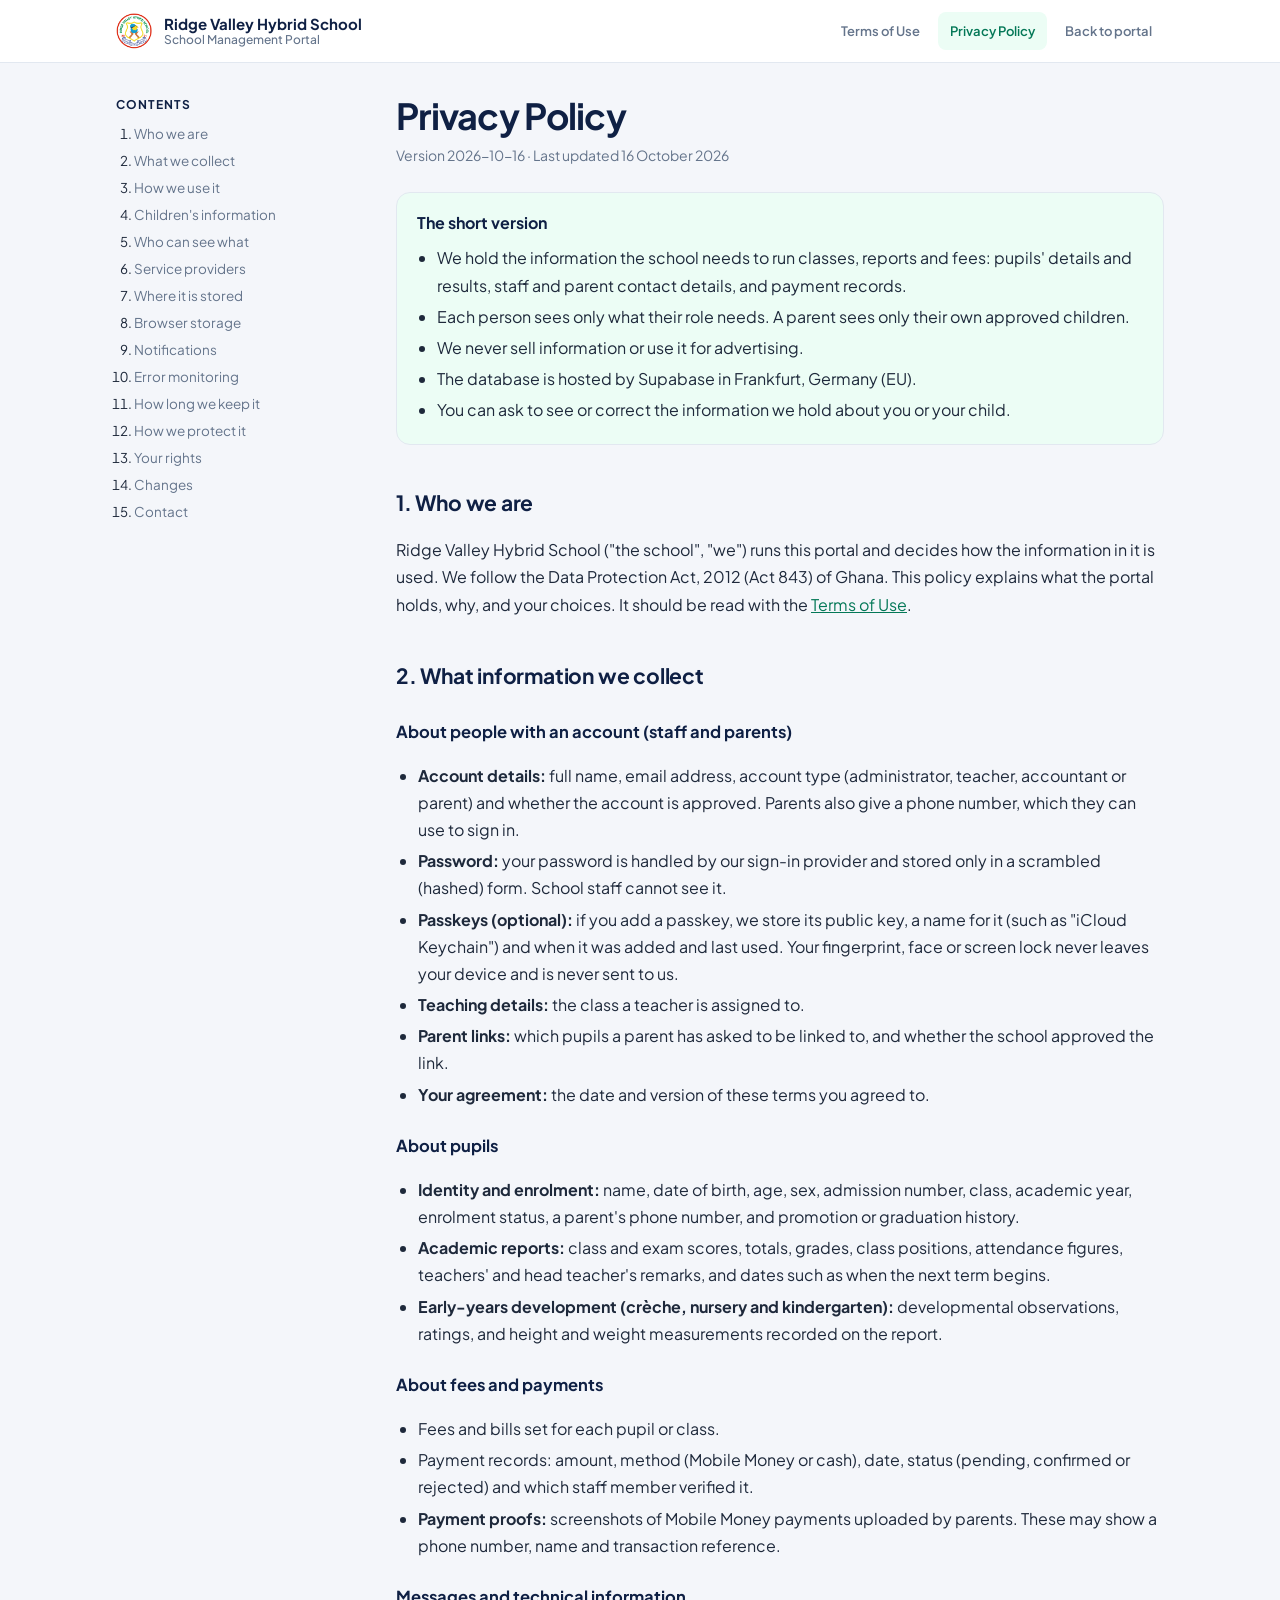
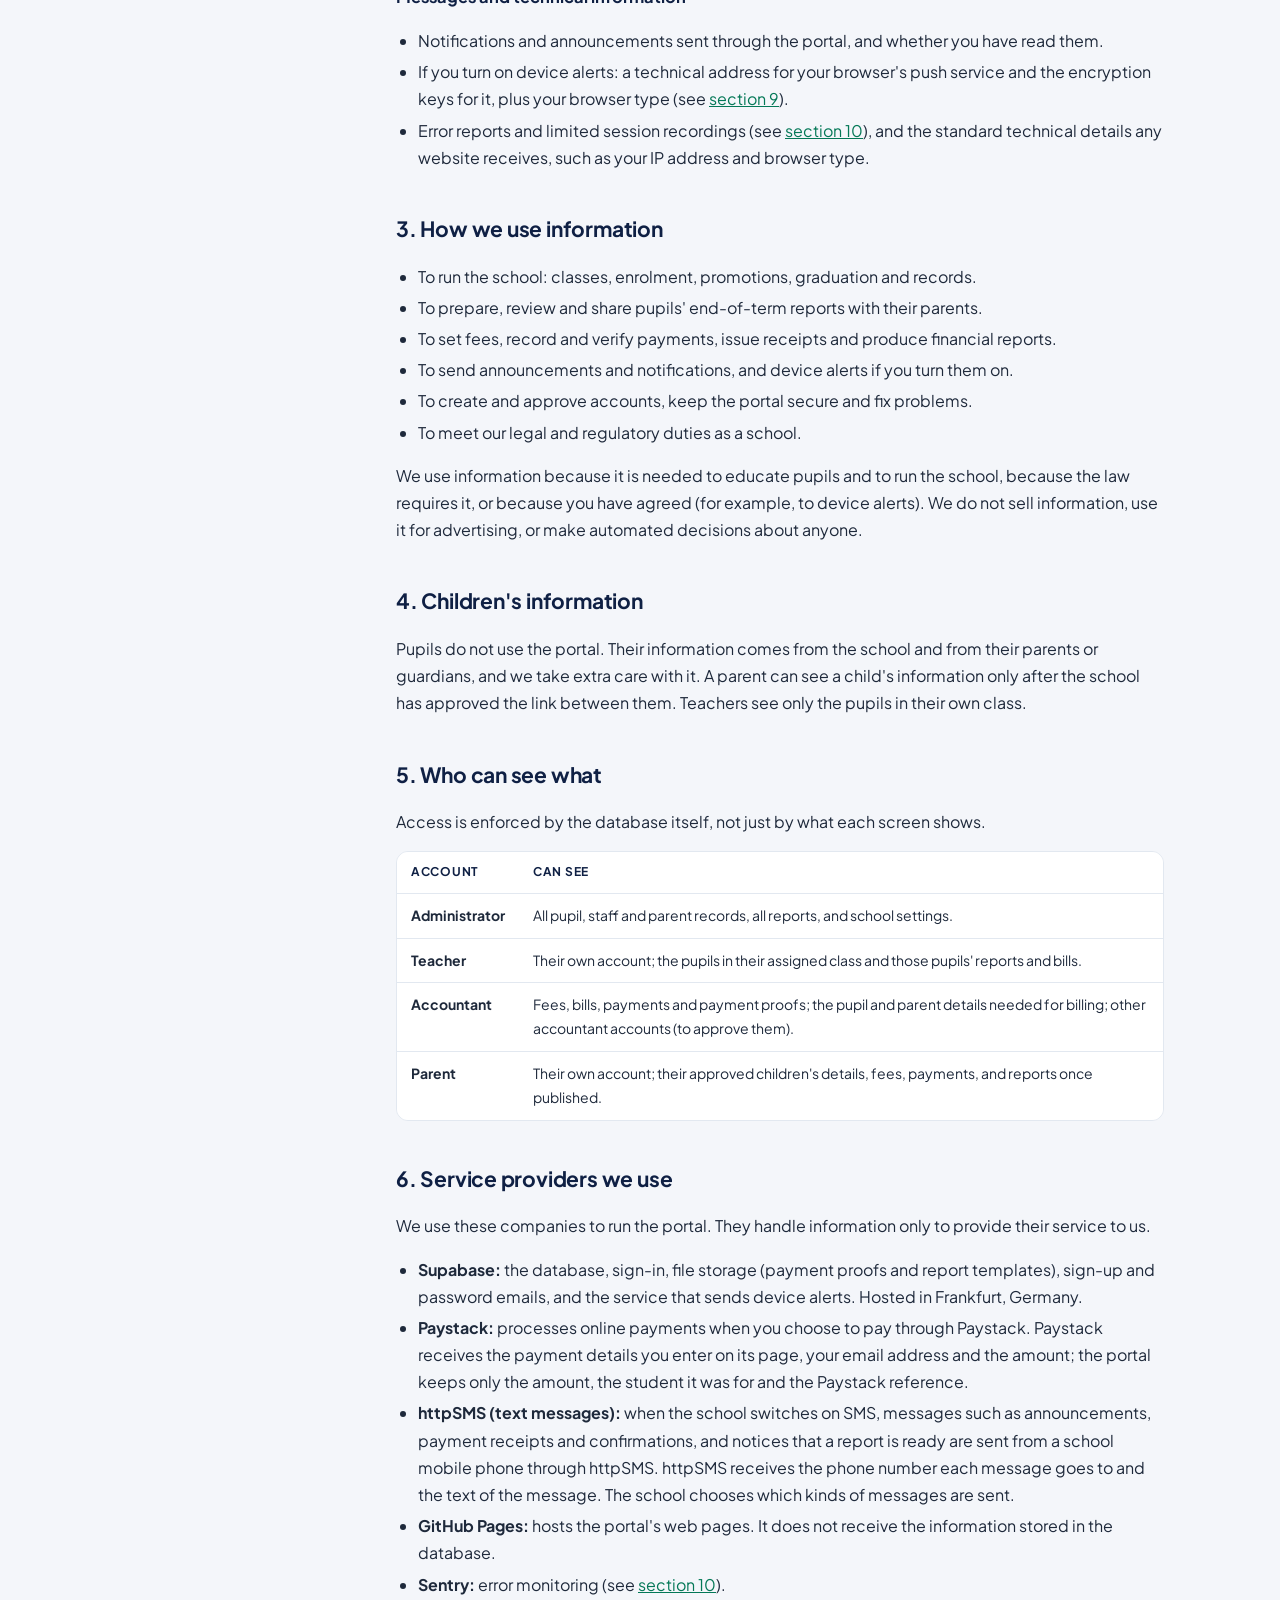
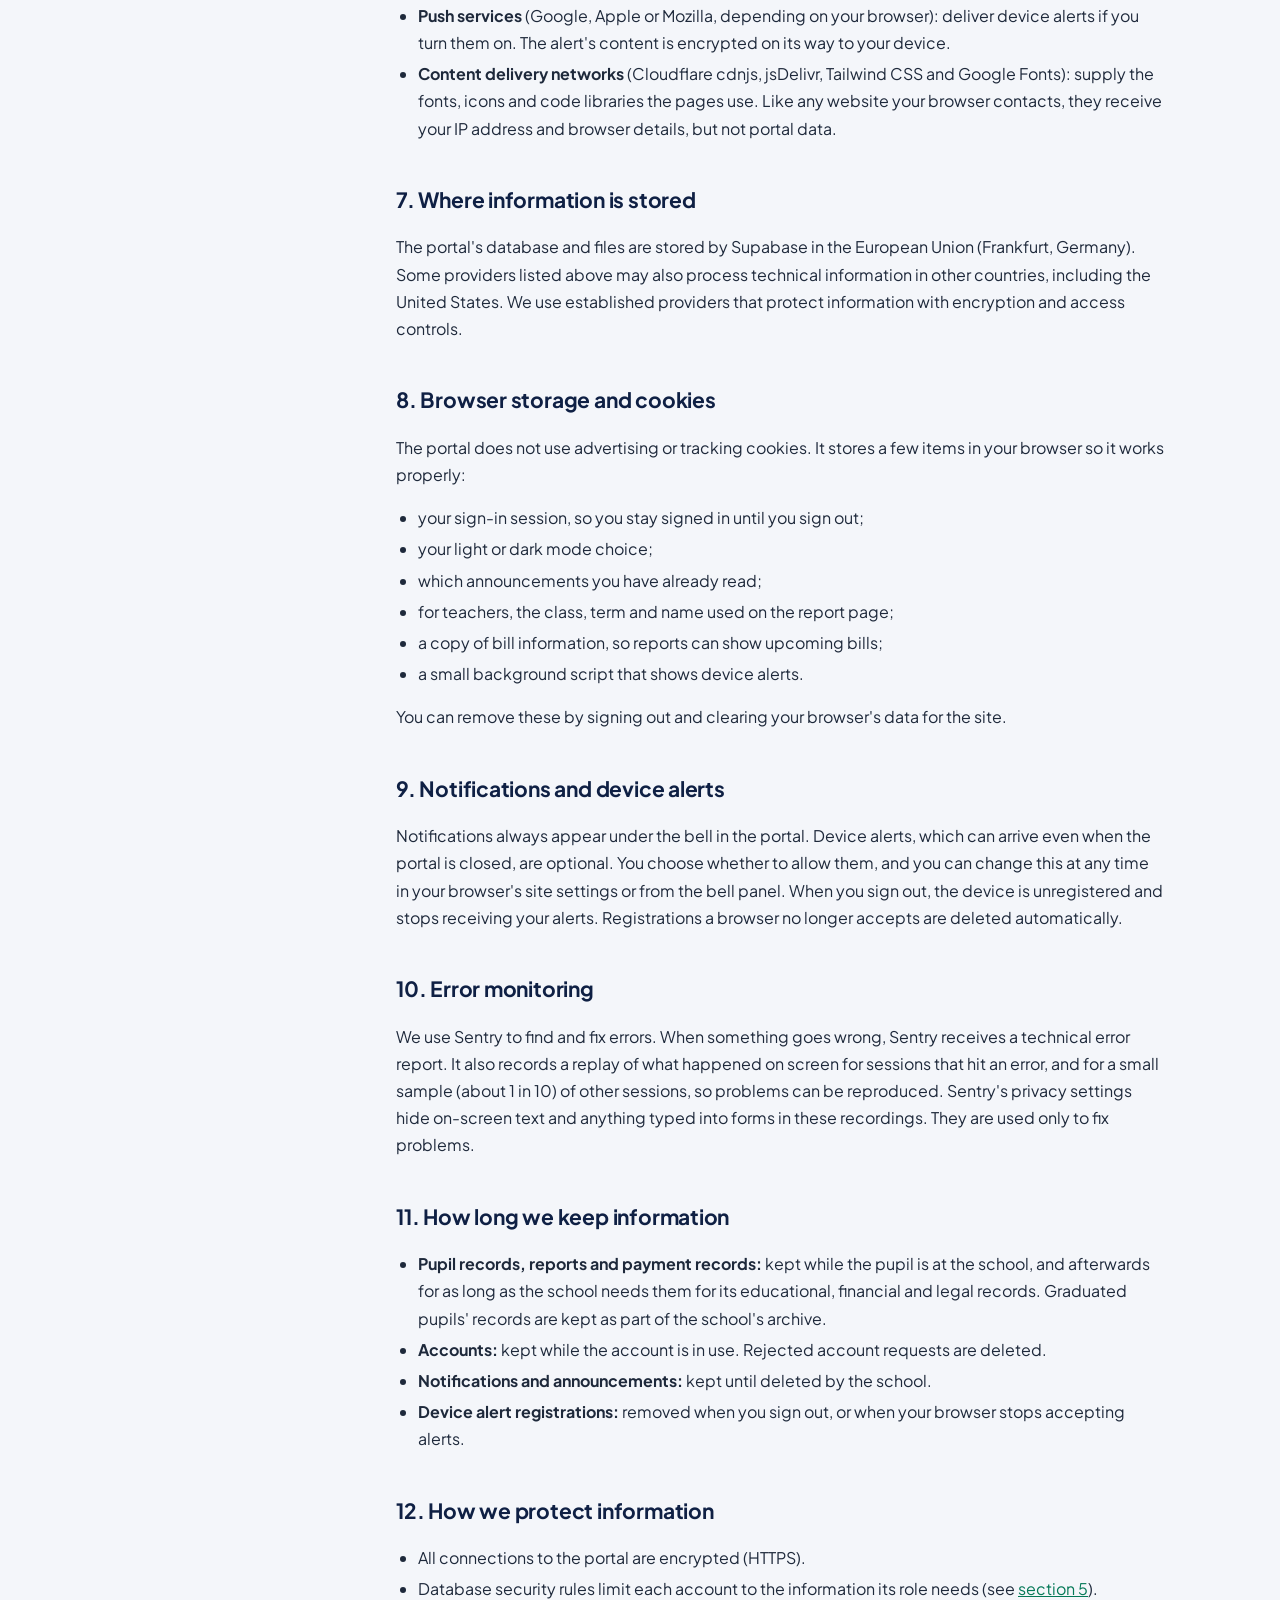
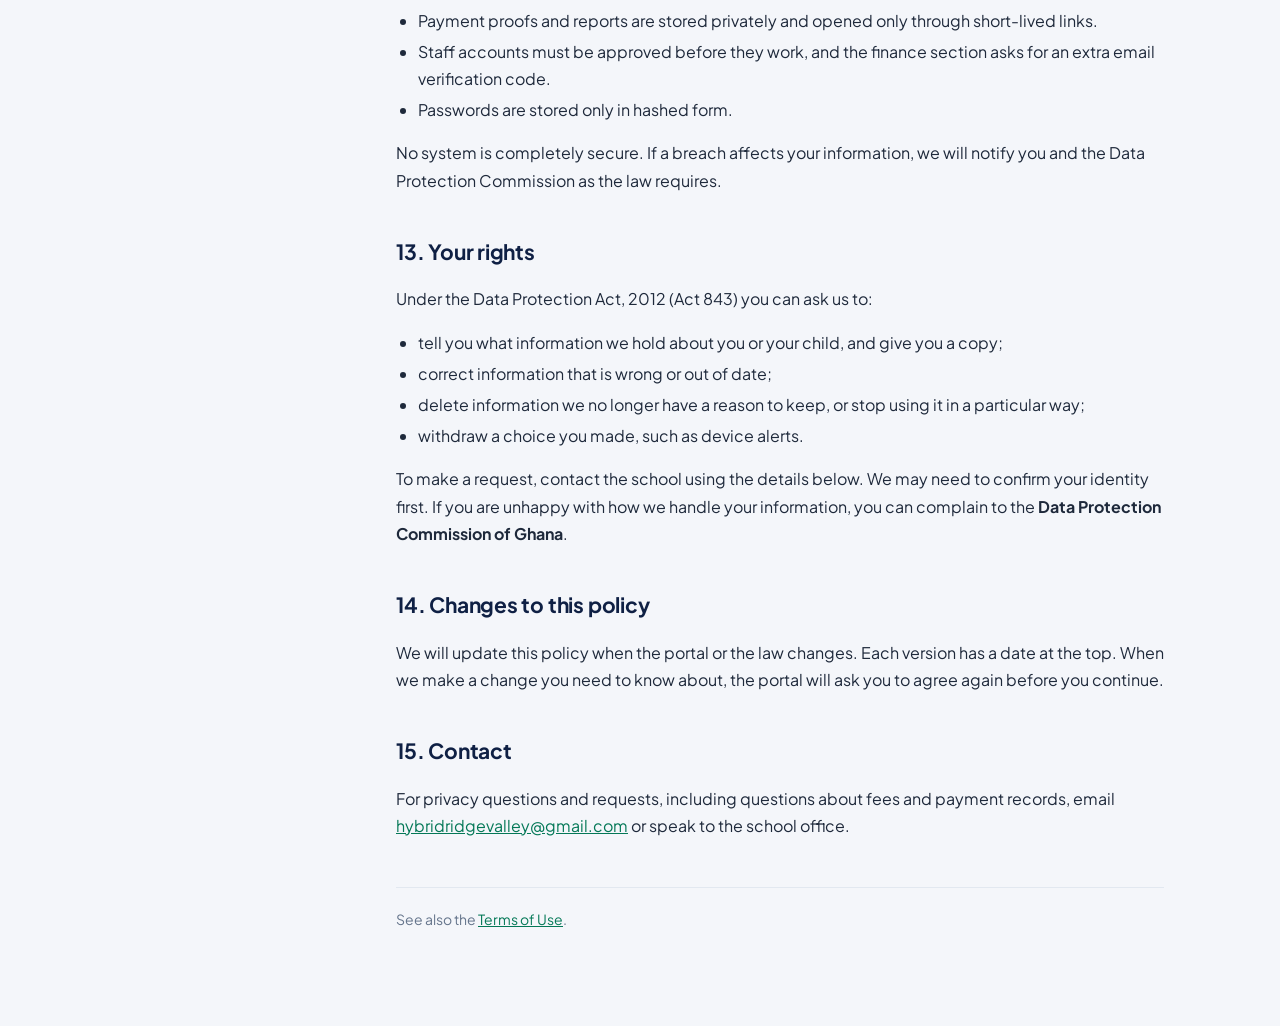
<file: legal/privacy.html>
<!DOCTYPE html>
<html lang="en">
<head>
    <meta charset="UTF-8">
    <meta name="viewport" content="width=device-width, initial-scale=1.0, viewport-fit=cover">
    <title>Privacy Policy | Ridgevalley Hybrid SMS</title>
    <meta name="description" content="What information the Ridge Valley Hybrid School portal holds, who can see it, where it is stored and your rights.">
    <link rel="icon" type="image/png" href="../1.png">
    <link rel="preload" href="../fonts/plus-jakarta-sans/plus-jakarta-sans-latin.woff2" as="font" type="font/woff2" crossorigin>
    <link rel="stylesheet" href="../fonts/fonts.css">
    <link rel="stylesheet" href="legal.css">
    <script>try { if (localStorage.getItem('darkMode') === 'true') document.documentElement.classList.add('dark'); } catch (_) {}</script>
</head>
<body>
    <header class="top">
        <div class="top-inner">
            <img src="../1.png" alt="Ridge Valley Hybrid School crest" width="36" height="36">
            <div class="name">Ridge Valley Hybrid School<small>School Management Portal</small></div>
            <nav aria-label="Legal documents">
                <a href="terms.html">Terms of Use</a>
                <a href="privacy.html" aria-current="page">Privacy Policy</a>
                <a href="../index.html">Back to portal</a>
            </nav>
        </div>
    </header>

    <div class="layout">
        <aside class="toc" aria-label="Contents">
            <strong>Contents</strong>
            <ol>
                <li><a href="#who">Who we are</a></li>
                <li><a href="#collect">What we collect</a></li>
                <li><a href="#use">How we use it</a></li>
                <li><a href="#children">Children's information</a></li>
                <li><a href="#access">Who can see what</a></li>
                <li><a href="#providers">Service providers</a></li>
                <li><a href="#transfers">Where it is stored</a></li>
                <li><a href="#storage">Browser storage</a></li>
                <li><a href="#notifications">Notifications</a></li>
                <li><a href="#monitoring">Error monitoring</a></li>
                <li><a href="#retention">How long we keep it</a></li>
                <li><a href="#security">How we protect it</a></li>
                <li><a href="#rights">Your rights</a></li>
                <li><a href="#changes">Changes</a></li>
                <li><a href="#contact">Contact</a></li>
            </ol>
        </aside>

        <article>
            <h1>Privacy Policy</h1>
            <p class="meta">Version 2026-10-16 · Last updated 16 October 2026</p>

            <div class="summary">
                <p>The short version</p>
                <ul>
                    <li>We hold the information the school needs to run classes, reports and fees: pupils' details and results, staff and parent contact details, and payment records.</li>
                    <li>Each person sees only what their role needs. A parent sees only their own approved children.</li>
                    <li>We never sell information or use it for advertising.</li>
                    <li>The database is hosted by Supabase in Frankfurt, Germany (EU).</li>
                    <li>You can ask to see or correct the information we hold about you or your child.</li>
                </ul>
            </div>

            <h2 id="who">1. Who we are</h2>
            <p>Ridge Valley Hybrid School ("the school", "we") runs this portal and decides how the information in it is used. We follow the Data Protection Act, 2012 (Act 843) of Ghana. This policy explains what the portal holds, why, and your choices. It should be read with the <a href="terms.html">Terms of Use</a>.</p>

            <h2 id="collect">2. What information we collect</h2>
            <h3>About people with an account (staff and parents)</h3>
            <ul>
                <li><strong>Account details:</strong> full name, email address, account type (administrator, teacher, accountant or parent) and whether the account is approved. Parents also give a phone number, which they can use to sign in.</li>
                <li><strong>Password:</strong> your password is handled by our sign-in provider and stored only in a scrambled (hashed) form. School staff cannot see it.</li>
                <li><strong>Passkeys (optional):</strong> if you add a passkey, we store its public key, a name for it (such as "iCloud Keychain") and when it was added and last used. Your fingerprint, face or screen lock never leaves your device and is never sent to us.</li>
                <li><strong>Teaching details:</strong> the class a teacher is assigned to.</li>
                <li><strong>Parent links:</strong> which pupils a parent has asked to be linked to, and whether the school approved the link.</li>
                <li><strong>Your agreement:</strong> the date and version of these terms you agreed to.</li>
            </ul>
            <h3>About pupils</h3>
            <ul>
                <li><strong>Identity and enrolment:</strong> name, date of birth, age, sex, admission number, class, academic year, enrolment status, a parent's phone number, and promotion or graduation history.</li>
                <li><strong>Academic reports:</strong> class and exam scores, totals, grades, class positions, attendance figures, teachers' and head teacher's remarks, and dates such as when the next term begins.</li>
                <li><strong>Early-years development (crèche, nursery and kindergarten):</strong> developmental observations, ratings, and height and weight measurements recorded on the report.</li>
            </ul>
            <h3>About fees and payments</h3>
            <ul>
                <li>Fees and bills set for each pupil or class.</li>
                <li>Payment records: amount, method (Mobile Money or cash), date, status (pending, confirmed or rejected) and which staff member verified it.</li>
                <li><strong>Payment proofs:</strong> screenshots of Mobile Money payments uploaded by parents. These may show a phone number, name and transaction reference.</li>
            </ul>
            <h3>Messages and technical information</h3>
            <ul>
                <li>Notifications and announcements sent through the portal, and whether you have read them.</li>
                <li>If you turn on device alerts: a technical address for your browser's push service and the encryption keys for it, plus your browser type (see <a href="#notifications">section 9</a>).</li>
                <li>Error reports and limited session recordings (see <a href="#monitoring">section 10</a>), and the standard technical details any website receives, such as your IP address and browser type.</li>
            </ul>

            <h2 id="use">3. How we use information</h2>
            <ul>
                <li>To run the school: classes, enrolment, promotions, graduation and records.</li>
                <li>To prepare, review and share pupils' end-of-term reports with their parents.</li>
                <li>To set fees, record and verify payments, issue receipts and produce financial reports.</li>
                <li>To send announcements and notifications, and device alerts if you turn them on.</li>
                <li>To create and approve accounts, keep the portal secure and fix problems.</li>
                <li>To meet our legal and regulatory duties as a school.</li>
            </ul>
            <p>We use information because it is needed to educate pupils and to run the school, because the law requires it, or because you have agreed (for example, to device alerts). We do not sell information, use it for advertising, or make automated decisions about anyone.</p>

            <h2 id="children">4. Children's information</h2>
            <p>Pupils do not use the portal. Their information comes from the school and from their parents or guardians, and we take extra care with it. A parent can see a child's information only after the school has approved the link between them. Teachers see only the pupils in their own class.</p>

            <h2 id="access">5. Who can see what</h2>
            <p>Access is enforced by the database itself, not just by what each screen shows.</p>
            <div class="table-wrap">
                <table>
                    <thead><tr><th>Account</th><th>Can see</th></tr></thead>
                    <tbody>
                        <tr><td><strong>Administrator</strong></td><td>All pupil, staff and parent records, all reports, and school settings.</td></tr>
                        <tr><td><strong>Teacher</strong></td><td>Their own account; the pupils in their assigned class and those pupils' reports and bills.</td></tr>
                        <tr><td><strong>Accountant</strong></td><td>Fees, bills, payments and payment proofs; the pupil and parent details needed for billing; other accountant accounts (to approve them).</td></tr>
                        <tr><td><strong>Parent</strong></td><td>Their own account; their approved children's details, fees, payments, and reports once published.</td></tr>
                    </tbody>
                </table>
            </div>

            <h2 id="providers">6. Service providers we use</h2>
            <p>We use these companies to run the portal. They handle information only to provide their service to us.</p>
            <ul>
                <li><strong>Supabase:</strong> the database, sign-in, file storage (payment proofs and report templates), sign-up and password emails, and the service that sends device alerts. Hosted in Frankfurt, Germany.</li>
                <li><strong>Paystack:</strong> processes online payments when you choose to pay through Paystack. Paystack receives the payment details you enter on its page, your email address and the amount; the portal keeps only the amount, the student it was for and the Paystack reference.</li>
                <li><strong>httpSMS (text messages):</strong> when the school switches on SMS, messages such as announcements, payment receipts and confirmations, and notices that a report is ready are sent from a school mobile phone through httpSMS. httpSMS receives the phone number each message goes to and the text of the message. The school chooses which kinds of messages are sent.</li>
                <li><strong>GitHub Pages:</strong> hosts the portal's web pages. It does not receive the information stored in the database.</li>
                <li><strong>Sentry:</strong> error monitoring (see <a href="#monitoring">section 10</a>).</li>
                <li><strong>Push services</strong> (Google, Apple or Mozilla, depending on your browser): deliver device alerts if you turn them on. The alert's content is encrypted on its way to your device.</li>
                <li><strong>Content delivery networks</strong> (Cloudflare cdnjs, jsDelivr, Tailwind CSS and Google Fonts): supply the fonts, icons and code libraries the pages use. Like any website your browser contacts, they receive your IP address and browser details, but not portal data.</li>
            </ul>

            <h2 id="transfers">7. Where information is stored</h2>
            <p>The portal's database and files are stored by Supabase in the European Union (Frankfurt, Germany). Some providers listed above may also process technical information in other countries, including the United States. We use established providers that protect information with encryption and access controls.</p>

            <h2 id="storage">8. Browser storage and cookies</h2>
            <p>The portal does not use advertising or tracking cookies. It stores a few items in your browser so it works properly:</p>
            <ul>
                <li>your sign-in session, so you stay signed in until you sign out;</li>
                <li>your light or dark mode choice;</li>
                <li>which announcements you have already read;</li>
                <li>for teachers, the class, term and name used on the report page;</li>
                <li>a copy of bill information, so reports can show upcoming bills;</li>
                <li>a small background script that shows device alerts.</li>
            </ul>
            <p>You can remove these by signing out and clearing your browser's data for the site.</p>

            <h2 id="notifications">9. Notifications and device alerts</h2>
            <p>Notifications always appear under the bell in the portal. Device alerts, which can arrive even when the portal is closed, are optional. You choose whether to allow them, and you can change this at any time in your browser's site settings or from the bell panel. When you sign out, the device is unregistered and stops receiving your alerts. Registrations a browser no longer accepts are deleted automatically.</p>

            <h2 id="monitoring">10. Error monitoring</h2>
            <p>We use Sentry to find and fix errors. When something goes wrong, Sentry receives a technical error report. It also records a replay of what happened on screen for sessions that hit an error, and for a small sample (about 1 in 10) of other sessions, so problems can be reproduced. Sentry's privacy settings hide on-screen text and anything typed into forms in these recordings. They are used only to fix problems.</p>

            <h2 id="retention">11. How long we keep information</h2>
            <ul>
                <li><strong>Pupil records, reports and payment records:</strong> kept while the pupil is at the school, and afterwards for as long as the school needs them for its educational, financial and legal records. Graduated pupils' records are kept as part of the school's archive.</li>
                <li><strong>Accounts:</strong> kept while the account is in use. Rejected account requests are deleted.</li>
                <li><strong>Notifications and announcements:</strong> kept until deleted by the school.</li>
                <li><strong>Device alert registrations:</strong> removed when you sign out, or when your browser stops accepting alerts.</li>
            </ul>

            <h2 id="security">12. How we protect information</h2>
            <ul>
                <li>All connections to the portal are encrypted (HTTPS).</li>
                <li>Database security rules limit each account to the information its role needs (see <a href="#access">section 5</a>).</li>
                <li>Payment proofs and reports are stored privately and opened only through short-lived links.</li>
                <li>Staff accounts must be approved before they work, and the finance section asks for an extra email verification code.</li>
                <li>Passwords are stored only in hashed form.</li>
            </ul>
            <p>No system is completely secure. If a breach affects your information, we will notify you and the Data Protection Commission as the law requires.</p>

            <h2 id="rights">13. Your rights</h2>
            <p>Under the Data Protection Act, 2012 (Act 843) you can ask us to:</p>
            <ul>
                <li>tell you what information we hold about you or your child, and give you a copy;</li>
                <li>correct information that is wrong or out of date;</li>
                <li>delete information we no longer have a reason to keep, or stop using it in a particular way;</li>
                <li>withdraw a choice you made, such as device alerts.</li>
            </ul>
            <p>To make a request, contact the school using the details below. We may need to confirm your identity first. If you are unhappy with how we handle your information, you can complain to the <strong>Data Protection Commission of Ghana</strong>.</p>

            <h2 id="changes">14. Changes to this policy</h2>
            <p>We will update this policy when the portal or the law changes. Each version has a date at the top. When we make a change you need to know about, the portal will ask you to agree again before you continue.</p>

            <h2 id="contact">15. Contact</h2>
            <p>For privacy questions and requests, including questions about fees and payment records, email <a href="mailto:hybridridgevalley@gmail.com">hybridridgevalley@gmail.com</a> or speak to the school office.</p>

            <p class="foot">See also the <a href="terms.html">Terms of Use</a>.</p>
        </article>
    </div>
</body>
</html>
</file>
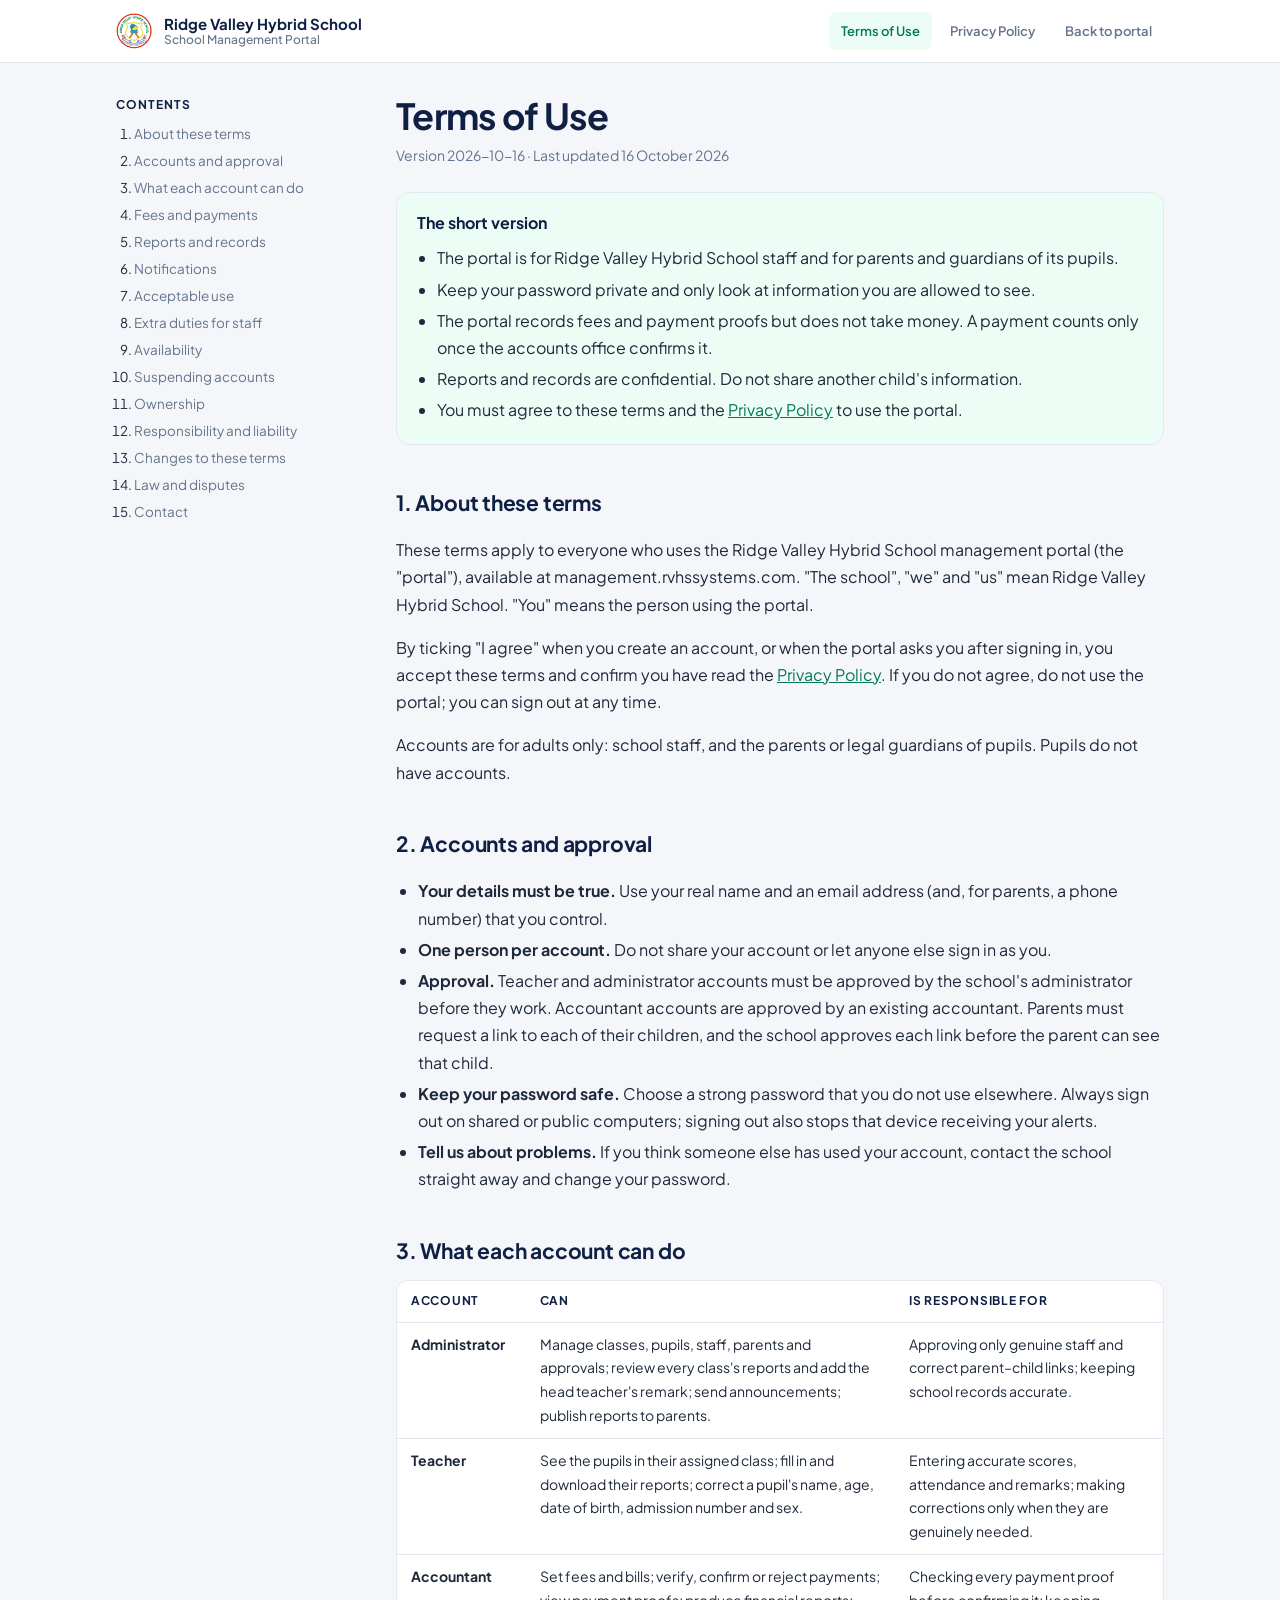
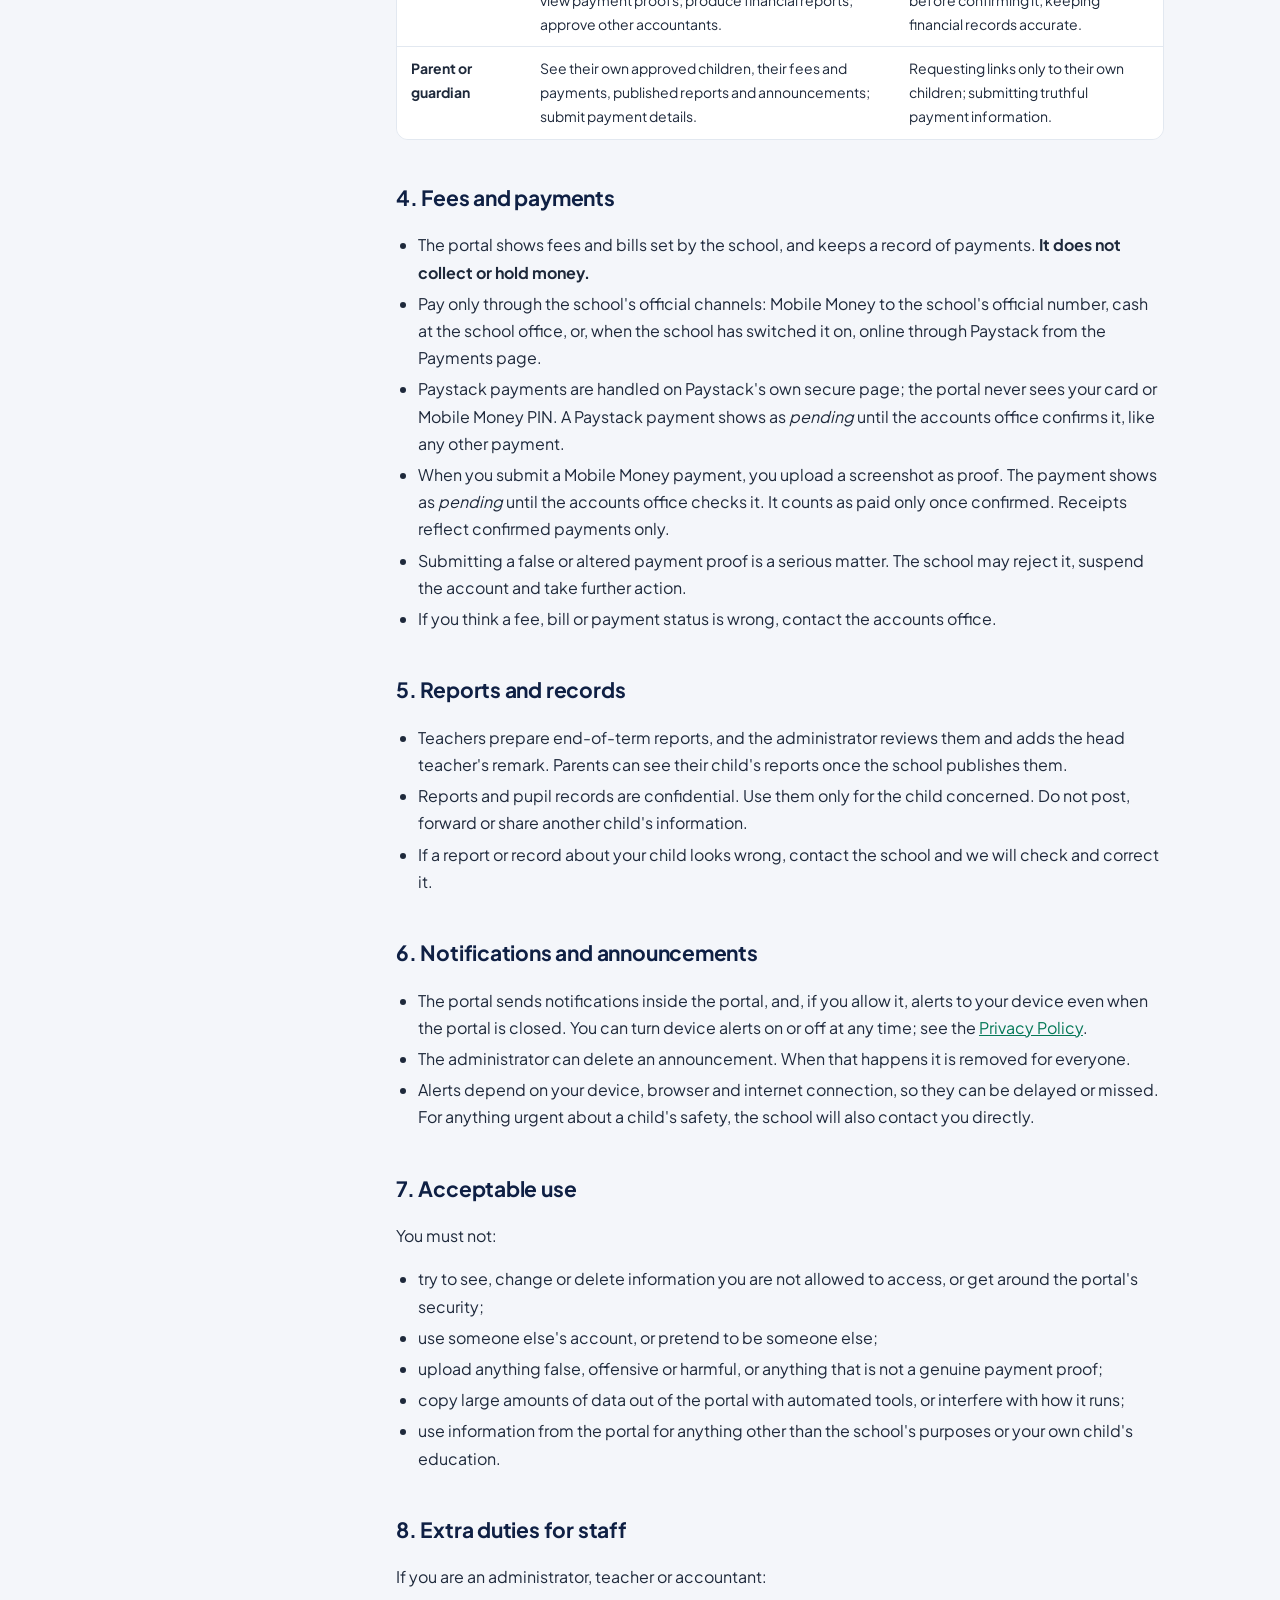
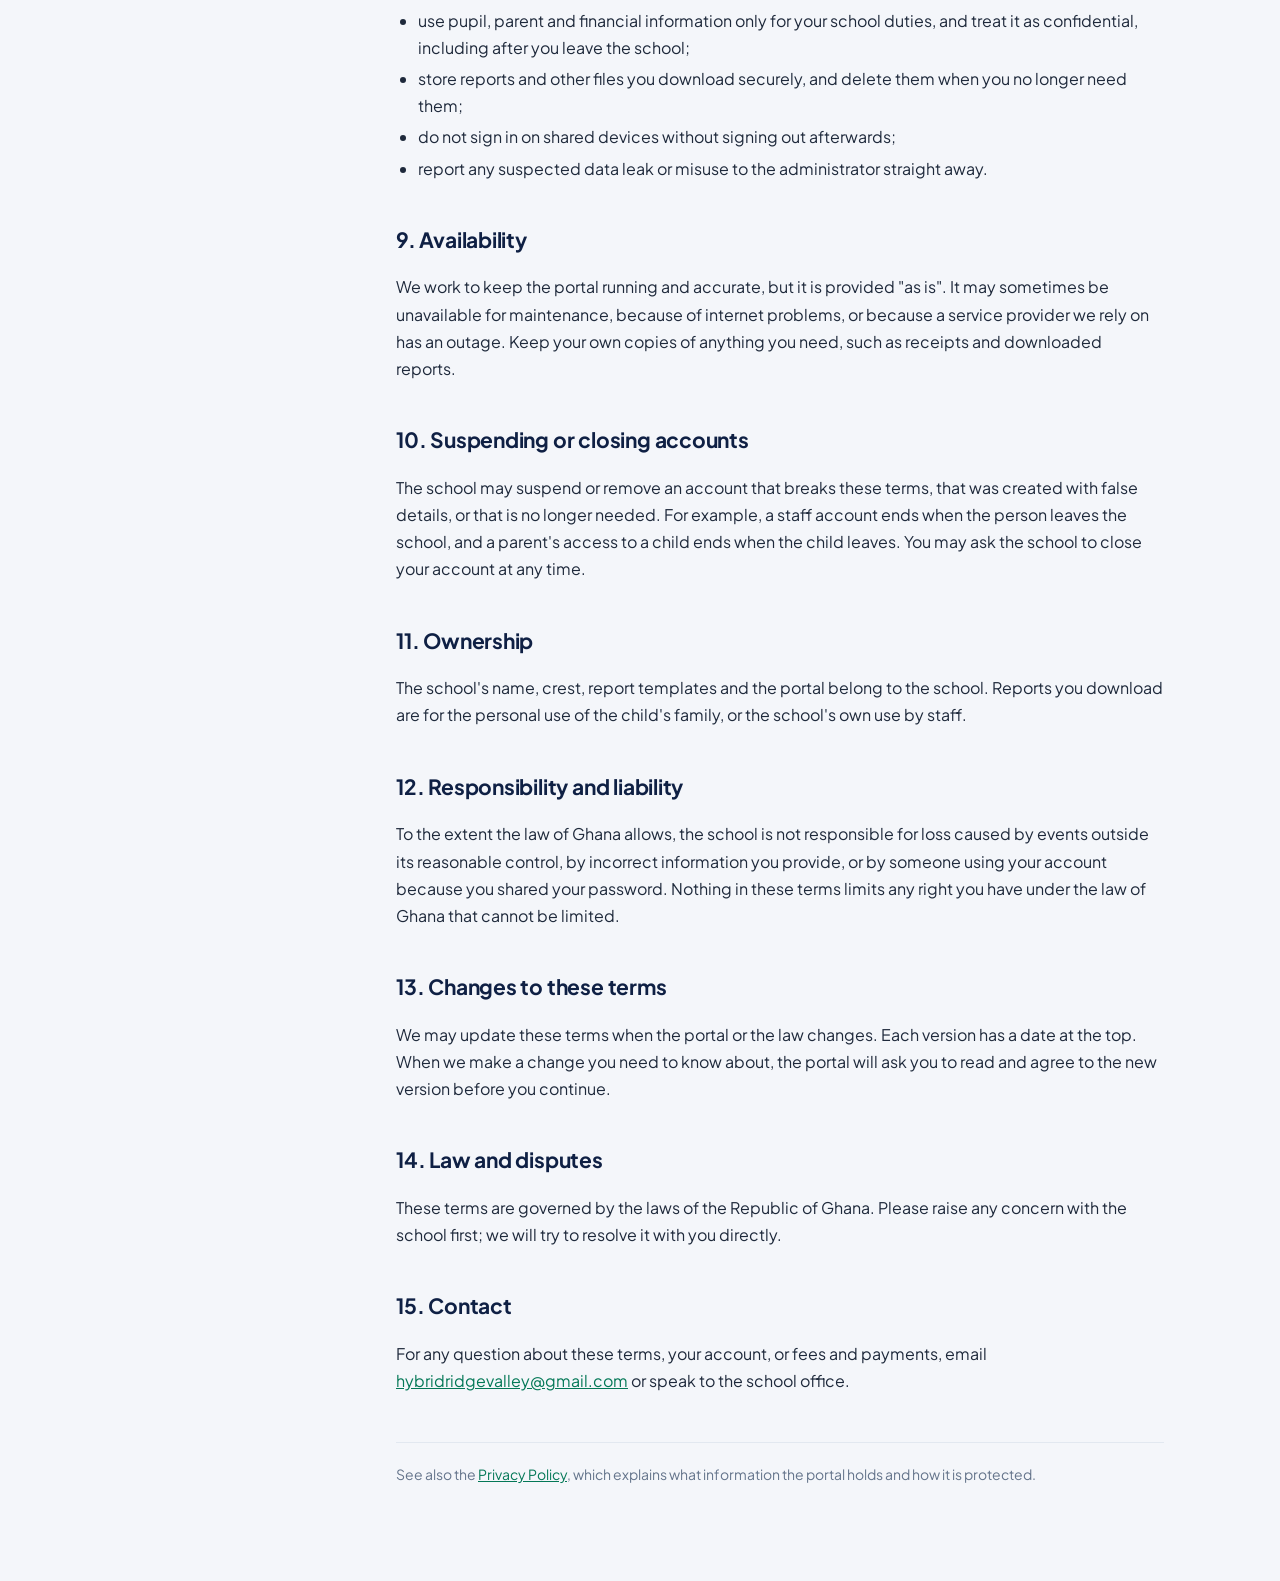
<file: legal/terms.html>
<!DOCTYPE html>
<html lang="en">
<head>
    <meta charset="UTF-8">
    <meta name="viewport" content="width=device-width, initial-scale=1.0, viewport-fit=cover">
    <title>Terms of Use | Ridgevalley Hybrid SMS</title>
    <meta name="description" content="The terms that apply to everyone who uses the Ridge Valley Hybrid School management portal.">
    <link rel="icon" type="image/png" href="../1.png">
    <link rel="preload" href="../fonts/plus-jakarta-sans/plus-jakarta-sans-latin.woff2" as="font" type="font/woff2" crossorigin>
    <link rel="stylesheet" href="../fonts/fonts.css">
    <link rel="stylesheet" href="legal.css">
    <script>try { if (localStorage.getItem('darkMode') === 'true') document.documentElement.classList.add('dark'); } catch (_) {}</script>
</head>
<body>
    <header class="top">
        <div class="top-inner">
            <img src="../1.png" alt="Ridge Valley Hybrid School crest" width="36" height="36">
            <div class="name">Ridge Valley Hybrid School<small>School Management Portal</small></div>
            <nav aria-label="Legal documents">
                <a href="terms.html" aria-current="page">Terms of Use</a>
                <a href="privacy.html">Privacy Policy</a>
                <a href="../index.html">Back to portal</a>
            </nav>
        </div>
    </header>

    <div class="layout">
        <aside class="toc" aria-label="Contents">
            <strong>Contents</strong>
            <ol>
                <li><a href="#about">About these terms</a></li>
                <li><a href="#accounts">Accounts and approval</a></li>
                <li><a href="#roles">What each account can do</a></li>
                <li><a href="#fees">Fees and payments</a></li>
                <li><a href="#reports">Reports and records</a></li>
                <li><a href="#notifications">Notifications</a></li>
                <li><a href="#acceptable">Acceptable use</a></li>
                <li><a href="#staff">Extra duties for staff</a></li>
                <li><a href="#availability">Availability</a></li>
                <li><a href="#suspension">Suspending accounts</a></li>
                <li><a href="#ownership">Ownership</a></li>
                <li><a href="#liability">Responsibility and liability</a></li>
                <li><a href="#changes">Changes to these terms</a></li>
                <li><a href="#law">Law and disputes</a></li>
                <li><a href="#contact">Contact</a></li>
            </ol>
        </aside>

        <article>
            <h1>Terms of Use</h1>
            <p class="meta">Version 2026-10-16 · Last updated 16 October 2026</p>

            <div class="summary">
                <p>The short version</p>
                <ul>
                    <li>The portal is for Ridge Valley Hybrid School staff and for parents and guardians of its pupils.</li>
                    <li>Keep your password private and only look at information you are allowed to see.</li>
                    <li>The portal records fees and payment proofs but does not take money. A payment counts only once the accounts office confirms it.</li>
                    <li>Reports and records are confidential. Do not share another child's information.</li>
                    <li>You must agree to these terms and the <a href="privacy.html">Privacy Policy</a> to use the portal.</li>
                </ul>
            </div>

            <h2 id="about">1. About these terms</h2>
            <p>These terms apply to everyone who uses the Ridge Valley Hybrid School management portal (the "portal"), available at management.rvhssystems.com. "The school", "we" and "us" mean Ridge Valley Hybrid School. "You" means the person using the portal.</p>
            <p>By ticking "I agree" when you create an account, or when the portal asks you after signing in, you accept these terms and confirm you have read the <a href="privacy.html">Privacy Policy</a>. If you do not agree, do not use the portal; you can sign out at any time.</p>
            <p>Accounts are for adults only: school staff, and the parents or legal guardians of pupils. Pupils do not have accounts.</p>

            <h2 id="accounts">2. Accounts and approval</h2>
            <ul>
                <li><strong>Your details must be true.</strong> Use your real name and an email address (and, for parents, a phone number) that you control.</li>
                <li><strong>One person per account.</strong> Do not share your account or let anyone else sign in as you.</li>
                <li><strong>Approval.</strong> Teacher and administrator accounts must be approved by the school's administrator before they work. Accountant accounts are approved by an existing accountant. Parents must request a link to each of their children, and the school approves each link before the parent can see that child.</li>
                <li><strong>Keep your password safe.</strong> Choose a strong password that you do not use elsewhere. Always sign out on shared or public computers; signing out also stops that device receiving your alerts.</li>
                <li><strong>Tell us about problems.</strong> If you think someone else has used your account, contact the school straight away and change your password.</li>
            </ul>

            <h2 id="roles">3. What each account can do</h2>
            <div class="table-wrap">
                <table>
                    <thead><tr><th>Account</th><th>Can</th><th>Is responsible for</th></tr></thead>
                    <tbody>
                        <tr>
                            <td><strong>Administrator</strong></td>
                            <td>Manage classes, pupils, staff, parents and approvals; review every class's reports and add the head teacher's remark; send announcements; publish reports to parents.</td>
                            <td>Approving only genuine staff and correct parent–child links; keeping school records accurate.</td>
                        </tr>
                        <tr>
                            <td><strong>Teacher</strong></td>
                            <td>See the pupils in their assigned class; fill in and download their reports; correct a pupil's name, age, date of birth, admission number and sex.</td>
                            <td>Entering accurate scores, attendance and remarks; making corrections only when they are genuinely needed.</td>
                        </tr>
                        <tr>
                            <td><strong>Accountant</strong></td>
                            <td>Set fees and bills; verify, confirm or reject payments; view payment proofs; produce financial reports; approve other accountants.</td>
                            <td>Checking every payment proof before confirming it; keeping financial records accurate.</td>
                        </tr>
                        <tr>
                            <td><strong>Parent or guardian</strong></td>
                            <td>See their own approved children, their fees and payments, published reports and announcements; submit payment details.</td>
                            <td>Requesting links only to their own children; submitting truthful payment information.</td>
                        </tr>
                    </tbody>
                </table>
            </div>

            <h2 id="fees">4. Fees and payments</h2>
            <ul>
                <li>The portal shows fees and bills set by the school, and keeps a record of payments. <strong>It does not collect or hold money.</strong></li>
                <li>Pay only through the school's official channels: Mobile Money to the school's official number, cash at the school office, or, when the school has switched it on, online through Paystack from the Payments page.</li>
                <li>Paystack payments are handled on Paystack's own secure page; the portal never sees your card or Mobile Money PIN. A Paystack payment shows as <em>pending</em> until the accounts office confirms it, like any other payment.</li>
                <li>When you submit a Mobile Money payment, you upload a screenshot as proof. The payment shows as <em>pending</em> until the accounts office checks it. It counts as paid only once confirmed. Receipts reflect confirmed payments only.</li>
                <li>Submitting a false or altered payment proof is a serious matter. The school may reject it, suspend the account and take further action.</li>
                <li>If you think a fee, bill or payment status is wrong, contact the accounts office.</li>
            </ul>

            <h2 id="reports">5. Reports and records</h2>
            <ul>
                <li>Teachers prepare end-of-term reports, and the administrator reviews them and adds the head teacher's remark. Parents can see their child's reports once the school publishes them.</li>
                <li>Reports and pupil records are confidential. Use them only for the child concerned. Do not post, forward or share another child's information.</li>
                <li>If a report or record about your child looks wrong, contact the school and we will check and correct it.</li>
            </ul>

            <h2 id="notifications">6. Notifications and announcements</h2>
            <ul>
                <li>The portal sends notifications inside the portal, and, if you allow it, alerts to your device even when the portal is closed. You can turn device alerts on or off at any time; see the <a href="privacy.html#notifications">Privacy Policy</a>.</li>
                <li>The administrator can delete an announcement. When that happens it is removed for everyone.</li>
                <li>Alerts depend on your device, browser and internet connection, so they can be delayed or missed. For anything urgent about a child's safety, the school will also contact you directly.</li>
            </ul>

            <h2 id="acceptable">7. Acceptable use</h2>
            <p>You must not:</p>
            <ul>
                <li>try to see, change or delete information you are not allowed to access, or get around the portal's security;</li>
                <li>use someone else's account, or pretend to be someone else;</li>
                <li>upload anything false, offensive or harmful, or anything that is not a genuine payment proof;</li>
                <li>copy large amounts of data out of the portal with automated tools, or interfere with how it runs;</li>
                <li>use information from the portal for anything other than the school's purposes or your own child's education.</li>
            </ul>

            <h2 id="staff">8. Extra duties for staff</h2>
            <p>If you are an administrator, teacher or accountant:</p>
            <ul>
                <li>use pupil, parent and financial information only for your school duties, and treat it as confidential, including after you leave the school;</li>
                <li>store reports and other files you download securely, and delete them when you no longer need them;</li>
                <li>do not sign in on shared devices without signing out afterwards;</li>
                <li>report any suspected data leak or misuse to the administrator straight away.</li>
            </ul>

            <h2 id="availability">9. Availability</h2>
            <p>We work to keep the portal running and accurate, but it is provided "as is". It may sometimes be unavailable for maintenance, because of internet problems, or because a service provider we rely on has an outage. Keep your own copies of anything you need, such as receipts and downloaded reports.</p>

            <h2 id="suspension">10. Suspending or closing accounts</h2>
            <p>The school may suspend or remove an account that breaks these terms, that was created with false details, or that is no longer needed. For example, a staff account ends when the person leaves the school, and a parent's access to a child ends when the child leaves. You may ask the school to close your account at any time.</p>

            <h2 id="ownership">11. Ownership</h2>
            <p>The school's name, crest, report templates and the portal belong to the school. Reports you download are for the personal use of the child's family, or the school's own use by staff.</p>

            <h2 id="liability">12. Responsibility and liability</h2>
            <p>To the extent the law of Ghana allows, the school is not responsible for loss caused by events outside its reasonable control, by incorrect information you provide, or by someone using your account because you shared your password. Nothing in these terms limits any right you have under the law of Ghana that cannot be limited.</p>

            <h2 id="changes">13. Changes to these terms</h2>
            <p>We may update these terms when the portal or the law changes. Each version has a date at the top. When we make a change you need to know about, the portal will ask you to read and agree to the new version before you continue.</p>

            <h2 id="law">14. Law and disputes</h2>
            <p>These terms are governed by the laws of the Republic of Ghana. Please raise any concern with the school first; we will try to resolve it with you directly.</p>

            <h2 id="contact">15. Contact</h2>
            <p>For any question about these terms, your account, or fees and payments, email <a href="mailto:hybridridgevalley@gmail.com">hybridridgevalley@gmail.com</a> or speak to the school office.</p>

            <p class="foot">See also the <a href="privacy.html">Privacy Policy</a>, which explains what information the portal holds and how it is protected.</p>
        </article>
    </div>
</body>
</html>
</file>
<file: fonts/fonts.css>
/* Self-hosted fonts for Ridgevalley SMS.
 * Served from this folder instead of Google Fonts, so they come from the same
 * server as the page and stay cached by the service worker.
 *
 * font-display: swap -> text appears straight away in the matching fallback
 * face below, then switches to the real font the moment it has downloaded.
 * The fallback faces are system fonts (Arial, Roboto on Android, Times New
 * Roman) resized to the real font's width and line height, so the swap does
 * not make text jump.
 */

@font-face {
    font-family: 'Plus Jakarta Sans';
    font-style: normal;
    font-weight: 300 800;
    font-display: swap;
    src: url('plus-jakarta-sans/plus-jakarta-sans-latin-ext.woff2') format('woff2');
    unicode-range: U+0100-02BA, U+02BD-02C5, U+02C7-02CC, U+02CE-02D7, U+02DD-02FF, U+0304, U+0308, U+0329, U+1D00-1DBF, U+1E00-1E9F, U+1EF2-1EFF, U+2020, U+20A0-20AB, U+20AD-20C4, U+2113, U+2C60-2C7F, U+A720-A7FF;
}
@font-face {
    font-family: 'Plus Jakarta Sans';
    font-style: normal;
    font-weight: 300 800;
    font-display: swap;
    src: url('plus-jakarta-sans/plus-jakarta-sans-latin.woff2') format('woff2');
    unicode-range: U+0000-00FF, U+0131, U+0152-0153, U+02BB-02BC, U+02C6, U+02DA, U+02DC, U+0304, U+0308, U+0329, U+2000-206F, U+20AC, U+2122, U+2191, U+2193, U+2212, U+2215, U+FEFF, U+FFFD;
}
@font-face {
    font-family: 'Inter';
    font-style: normal;
    font-weight: 400 800;
    font-display: swap;
    src: url('inter/inter-latin-ext.woff2') format('woff2');
    unicode-range: U+0100-02BA, U+02BD-02C5, U+02C7-02CC, U+02CE-02D7, U+02DD-02FF, U+0304, U+0308, U+0329, U+1D00-1DBF, U+1E00-1E9F, U+1EF2-1EFF, U+2020, U+20A0-20AB, U+20AD-20C4, U+2113, U+2C60-2C7F, U+A720-A7FF;
}
@font-face {
    font-family: 'Inter';
    font-style: normal;
    font-weight: 400 800;
    font-display: swap;
    src: url('inter/inter-latin.woff2') format('woff2');
    unicode-range: U+0000-00FF, U+0131, U+0152-0153, U+02BB-02BC, U+02C6, U+02DA, U+02DC, U+0304, U+0308, U+0329, U+2000-206F, U+20AC, U+2122, U+2191, U+2193, U+2212, U+2215, U+FEFF, U+FFFD;
}
@font-face {
    font-family: 'DM Sans';
    font-style: normal;
    font-weight: 400 600;
    font-display: swap;
    src: url('dm-sans/dm-sans-latin-ext.woff2') format('woff2');
    unicode-range: U+0100-02BA, U+02BD-02C5, U+02C7-02CC, U+02CE-02D7, U+02DD-02FF, U+0304, U+0308, U+0329, U+1D00-1DBF, U+1E00-1E9F, U+1EF2-1EFF, U+2020, U+20A0-20AB, U+20AD-20C4, U+2113, U+2C60-2C7F, U+A720-A7FF;
}
@font-face {
    font-family: 'DM Sans';
    font-style: normal;
    font-weight: 400 600;
    font-display: swap;
    src: url('dm-sans/dm-sans-latin.woff2') format('woff2');
    unicode-range: U+0000-00FF, U+0131, U+0152-0153, U+02BB-02BC, U+02C6, U+02DA, U+02DC, U+0304, U+0308, U+0329, U+2000-206F, U+20AC, U+2122, U+2191, U+2193, U+2212, U+2215, U+FEFF, U+FFFD;
}
@font-face {
    font-family: 'Playfair Display';
    font-style: normal;
    font-weight: 700;
    font-display: swap;
    src: url('playfair-display/playfair-display-latin-ext.woff2') format('woff2');
    unicode-range: U+0100-02BA, U+02BD-02C5, U+02C7-02CC, U+02CE-02D7, U+02DD-02FF, U+0304, U+0308, U+0329, U+1D00-1DBF, U+1E00-1E9F, U+1EF2-1EFF, U+2020, U+20A0-20AB, U+20AD-20C4, U+2113, U+2C60-2C7F, U+A720-A7FF;
}
@font-face {
    font-family: 'Playfair Display';
    font-style: normal;
    font-weight: 700;
    font-display: swap;
    src: url('playfair-display/playfair-display-latin.woff2') format('woff2');
    unicode-range: U+0000-00FF, U+0131, U+0152-0153, U+02BB-02BC, U+02C6, U+02DA, U+02DC, U+0304, U+0308, U+0329, U+2000-206F, U+20AC, U+2122, U+2191, U+2193, U+2212, U+2215, U+FEFF, U+FFFD;
}
@font-face {
    font-family: 'Plus Jakarta Sans Fallback';
    font-weight: 400;
    src: local('Arial'), local('ArialMT'), local('Helvetica'), local('Liberation Sans');
    size-adjust: 105.33%;
    ascent-override: 98.55%;
    descent-override: 21.08%;
    line-gap-override: 0.00%;
}
@font-face {
    font-family: 'Plus Jakarta Sans Fallback';
    font-weight: 700;
    src: local('Arial Bold'), local('Arial-BoldMT'), local('Helvetica Bold'), local('Liberation Sans Bold');
    size-adjust: 101.50%;
    ascent-override: 102.26%;
    descent-override: 21.87%;
    line-gap-override: 0.00%;
}
@font-face {
    font-family: 'Plus Jakarta Sans Fallback Android';
    font-weight: 400;
    src: local('Roboto'), local('Roboto-Regular');
    size-adjust: 105.72%;
    ascent-override: 98.18%;
    descent-override: 21.00%;
    line-gap-override: 0.00%;
}
@font-face {
    font-family: 'Plus Jakarta Sans Fallback Android';
    font-weight: 700;
    src: local('Roboto Bold'), local('Roboto-Bold');
    size-adjust: 107.77%;
    ascent-override: 96.32%;
    descent-override: 20.60%;
    line-gap-override: 0.00%;
}
@font-face {
    font-family: 'Inter Fallback';
    font-weight: 400;
    src: local('Arial'), local('ArialMT'), local('Helvetica'), local('Liberation Sans');
    size-adjust: 107.07%;
    ascent-override: 90.48%;
    descent-override: 22.53%;
    line-gap-override: 0.00%;
}
@font-face {
    font-family: 'Inter Fallback';
    font-weight: 700;
    src: local('Arial Bold'), local('Arial-BoldMT'), local('Helvetica Bold'), local('Liberation Sans Bold');
    size-adjust: 102.43%;
    ascent-override: 94.57%;
    descent-override: 23.55%;
    line-gap-override: 0.00%;
}
@font-face {
    font-family: 'Inter Fallback Android';
    font-weight: 400;
    src: local('Roboto'), local('Roboto-Regular');
    size-adjust: 107.46%;
    ascent-override: 90.15%;
    descent-override: 22.45%;
    line-gap-override: 0.00%;
}
@font-face {
    font-family: 'Inter Fallback Android';
    font-weight: 700;
    src: local('Roboto Bold'), local('Roboto-Bold');
    size-adjust: 108.76%;
    ascent-override: 89.08%;
    descent-override: 22.18%;
    line-gap-override: 0.00%;
}
@font-face {
    font-family: 'DM Sans Fallback';
    font-weight: 400;
    src: local('Arial'), local('ArialMT'), local('Helvetica'), local('Liberation Sans');
    size-adjust: 104.42%;
    ascent-override: 95.00%;
    descent-override: 29.69%;
    line-gap-override: 0.00%;
}
@font-face {
    font-family: 'DM Sans Fallback';
    font-weight: 700;
    src: local('Arial Bold'), local('Arial-BoldMT'), local('Helvetica Bold'), local('Liberation Sans Bold');
    size-adjust: 100.90%;
    ascent-override: 98.31%;
    descent-override: 30.72%;
    line-gap-override: 0.00%;
}
@font-face {
    font-family: 'DM Sans Fallback Android';
    font-weight: 400;
    src: local('Roboto'), local('Roboto-Regular');
    size-adjust: 104.81%;
    ascent-override: 94.65%;
    descent-override: 29.58%;
    line-gap-override: 0.00%;
}
@font-face {
    font-family: 'DM Sans Fallback Android';
    font-weight: 700;
    src: local('Roboto Bold'), local('Roboto-Bold');
    size-adjust: 107.13%;
    ascent-override: 92.60%;
    descent-override: 28.94%;
    line-gap-override: 0.00%;
}
@font-face {
    font-family: 'Playfair Display Fallback';
    font-weight: 700;
    src: local('Times New Roman Bold'), local('TimesNewRomanPS-BoldMT'), local('Liberation Serif Bold');
    size-adjust: 106.94%;
    ascent-override: 101.18%;
    descent-override: 23.47%;
    line-gap-override: 0.00%;
}
</file>
<file: legal/legal.css>
:root {
    --bg: #f4f6fa;
    --surface: #ffffff;
    --text: #1e293b;
    --muted: #64748b;
    --heading: #0f2044;
    --border: #e2e8f0;
    --accent: #047857;
    --accent-soft: #ecfdf5;
}
:root.dark {
    --bg: #000000;
    --surface: #0f0f0f;
    --text: #e5e5e5;
    --muted: #a3a3a3;
    --heading: #ffffff;
    --border: #262626;
    --accent: #34d399;
    --accent-soft: rgba(5, 150, 105, 0.12);
}
* { box-sizing: border-box; }
html { -webkit-text-size-adjust: 100%; scroll-behavior: smooth; }
body {
    margin: 0;
    background: var(--bg);
    color: var(--text);
    font: 16px/1.7 'Plus Jakarta Sans', 'Plus Jakarta Sans Fallback', 'Plus Jakarta Sans Fallback Android', system-ui, -apple-system, 'Segoe UI', sans-serif;
}
a { color: var(--accent); }
a:focus-visible, button:focus-visible { outline: 2px solid var(--accent); outline-offset: 2px; }

.top {
    position: sticky; top: 0; z-index: 5;
    background: var(--surface);
    border-bottom: 1px solid var(--border);
}
.top-inner {
    max-width: 1080px; margin: 0 auto; padding: 12px 16px;
    display: flex; align-items: center; gap: 12px;
}
.top img { width: 36px; height: 36px; object-fit: contain; }
.top .name { font-weight: 700; color: var(--heading); font-size: 15px; line-height: 1.2; }
.top .name small { display: block; font-weight: 500; color: var(--muted); font-size: 12px; }
.top nav { margin-left: auto; display: flex; gap: 6px; flex-wrap: wrap; }
.top nav a {
    font-size: 13px; font-weight: 600; text-decoration: none; color: var(--muted);
    padding: 8px 12px; border-radius: 8px;
}
.top nav a[aria-current="page"] { color: var(--accent); background: var(--accent-soft); }

.layout {
    max-width: 1080px; margin: 0 auto; padding: 32px 16px 80px;
    display: grid; grid-template-columns: 240px minmax(0, 1fr); gap: 40px;
}
.toc { position: sticky; top: 84px; align-self: start; font-size: 13.5px; }
.toc strong { display: block; color: var(--heading); margin-bottom: 8px; font-size: 12px; letter-spacing: 0.08em; text-transform: uppercase; }
.toc ol { margin: 0; padding-left: 18px; color: var(--muted); }
.toc li { margin: 4px 0; }
.toc a { color: var(--muted); text-decoration: none; }
.toc a:hover { color: var(--accent); }

article { max-width: 48rem; } /* 72 characters of the real font; fixed so the fallback font lays out the same */
h1 { color: var(--heading); font-size: clamp(28px, 4vw, 36px); line-height: 1.15; margin: 0 0 8px; letter-spacing: -0.02em; }
.meta { color: var(--muted); font-size: 14px; margin: 0 0 24px; }
.summary {
    background: var(--accent-soft); border: 1px solid var(--border); border-radius: 14px;
    padding: 16px 20px; margin: 0 0 32px;
}
.summary p { margin: 0 0 8px; font-weight: 700; color: var(--heading); }
.summary ul { margin: 0; padding-left: 20px; }
h2 { color: var(--heading); font-size: 21px; margin: 40px 0 10px; scroll-margin-top: 84px; letter-spacing: -0.01em; }
h3 { color: var(--heading); font-size: 16.5px; margin: 24px 0 6px; }
p, li { color: var(--text); }
ul, ol { padding-left: 22px; }
li { margin: 4px 0; }
.table-wrap { overflow-x: auto; margin: 12px 0 20px; border: 1px solid var(--border); border-radius: 12px; }
table { border-collapse: collapse; width: 100%; min-width: 560px; font-size: 14px; background: var(--surface); }
th, td { text-align: left; vertical-align: top; padding: 10px 14px; border-bottom: 1px solid var(--border); }
th { color: var(--heading); font-size: 12px; text-transform: uppercase; letter-spacing: 0.06em; }
tr:last-child td { border-bottom: none; }
.foot { margin-top: 48px; padding-top: 20px; border-top: 1px solid var(--border); color: var(--muted); font-size: 14px; }

@media (max-width: 860px) {
    .layout { grid-template-columns: minmax(0, 1fr); gap: 0; padding-top: 24px; }
    .toc { position: static; margin-bottom: 24px; padding: 14px 16px; background: var(--surface); border: 1px solid var(--border); border-radius: 12px; }
    .top nav a { padding: 8px 10px; }
}
@media (max-width: 600px) {
    .top-inner { flex-wrap: wrap; row-gap: 6px; }
    .top nav { margin-left: 0; width: 100%; }
}
@media print {
    .top, .toc { display: none; }
    .layout { display: block; padding: 0; }
    body { background: #fff; color: #000; }
}
</file>
